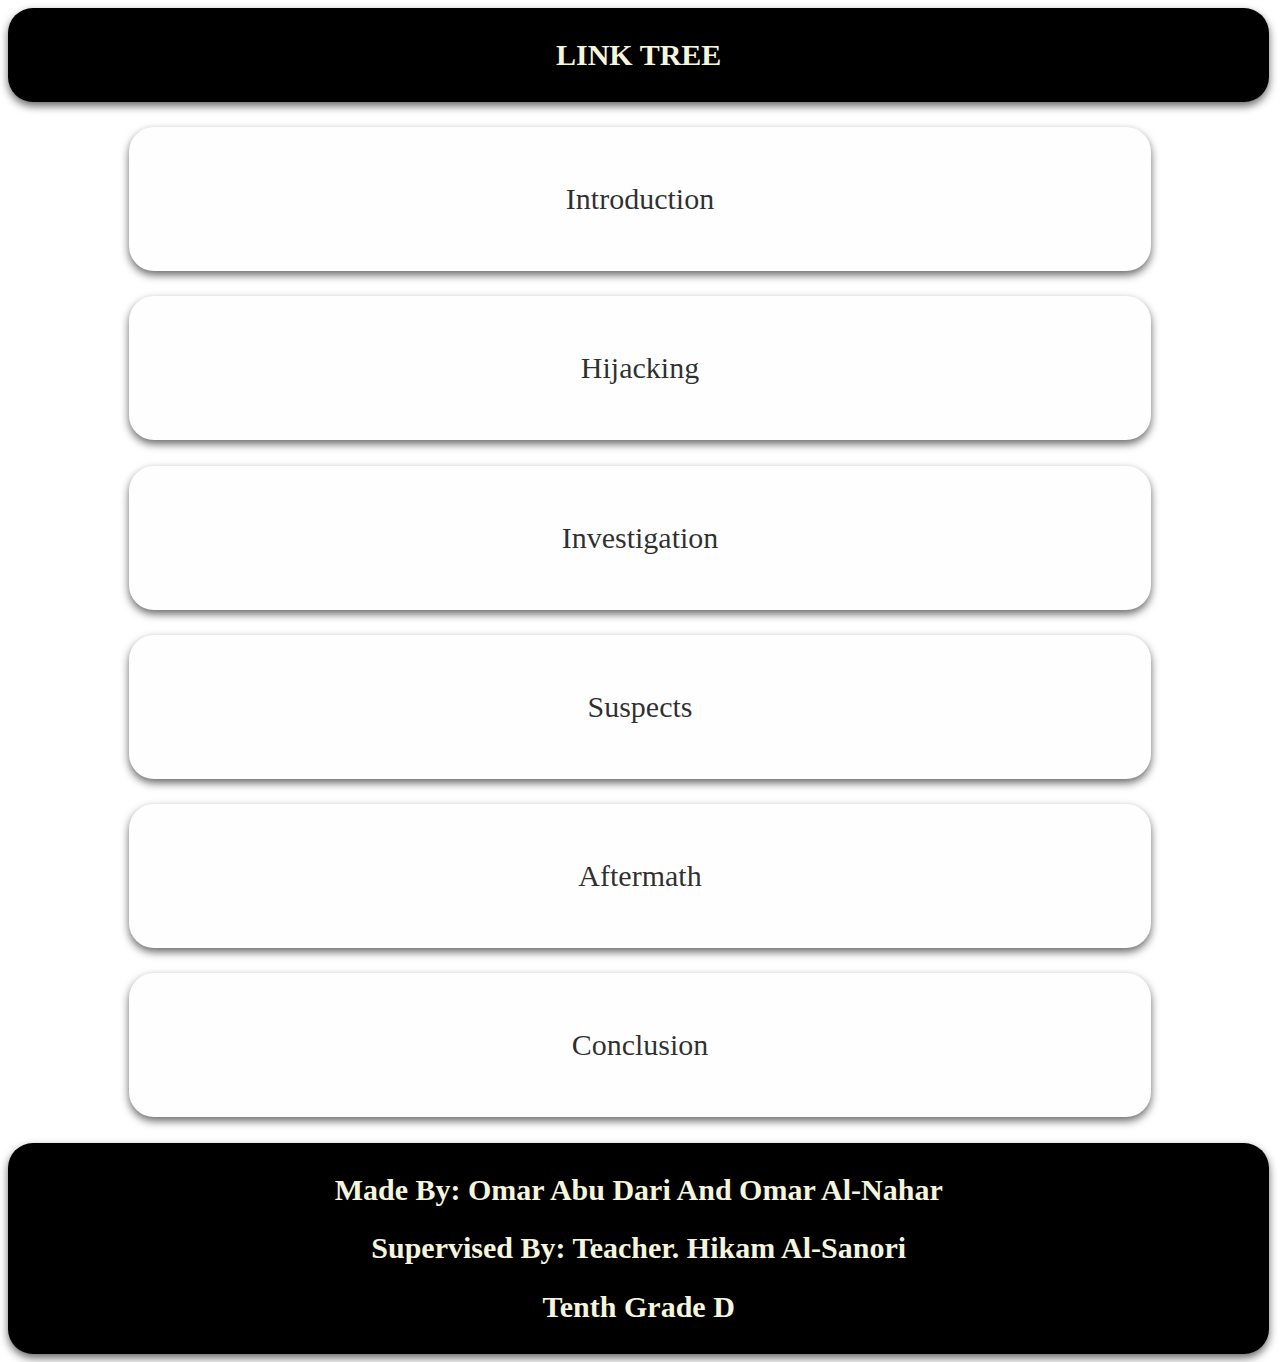
<file: index.html>
<!DOCTYPE html>
<html lang="en">
<head>
    <link rel="stylesheet" type="text/css" href="index1.css">
    <link rel="shortcut icon" type="image/png" href="photo.png">
    <link rel="stylesheet" href="https://cdnjs.cloudflare.com/ajax/libs/font-awesome/4.7.0/css/font-awesome.min.css">

    <title>LINK TREE</title>
</head>
<body>
    <div class="header">
        <h2 style="text-align: center;"><b>LINK TREE</b></h2>
    </div>

    <div class="p1">
        <a href="intro.html"><p>Introduction</p></a>

       </div>
    

    
    <div class="p3">
        <a href="hijacking.html"><p>Hijacking</p></a>

    </div>
    
    <div class="p4">
        <a href="invest.html"><p>Investigation</p></a>

    </div>

    <div class="p2">
        <a href="suspect.html"><p>Suspects</p></a>

       </div>
    
    <div class="p5">
        <a href="aftermath.html"><p>Aftermath</p></a>

    </div>

    <div class="p6">
        <a href="end.html"><p>Conclusion</p></a>

    </div>
    
    
    
    
    

            <footer>
                <div class="header2">
                    <h2 style="text-align: center;">Made By: Omar Abu Dari And Omar Al-Nahar</h2>
                    <h2 style="text-align: center;">Supervised By: Teacher. Hikam Al-Sanori</h2>
                    <h2 style="text-align: center;">Tenth Grade D</h2>

                </div> 
            </footer>
</body>
</file>
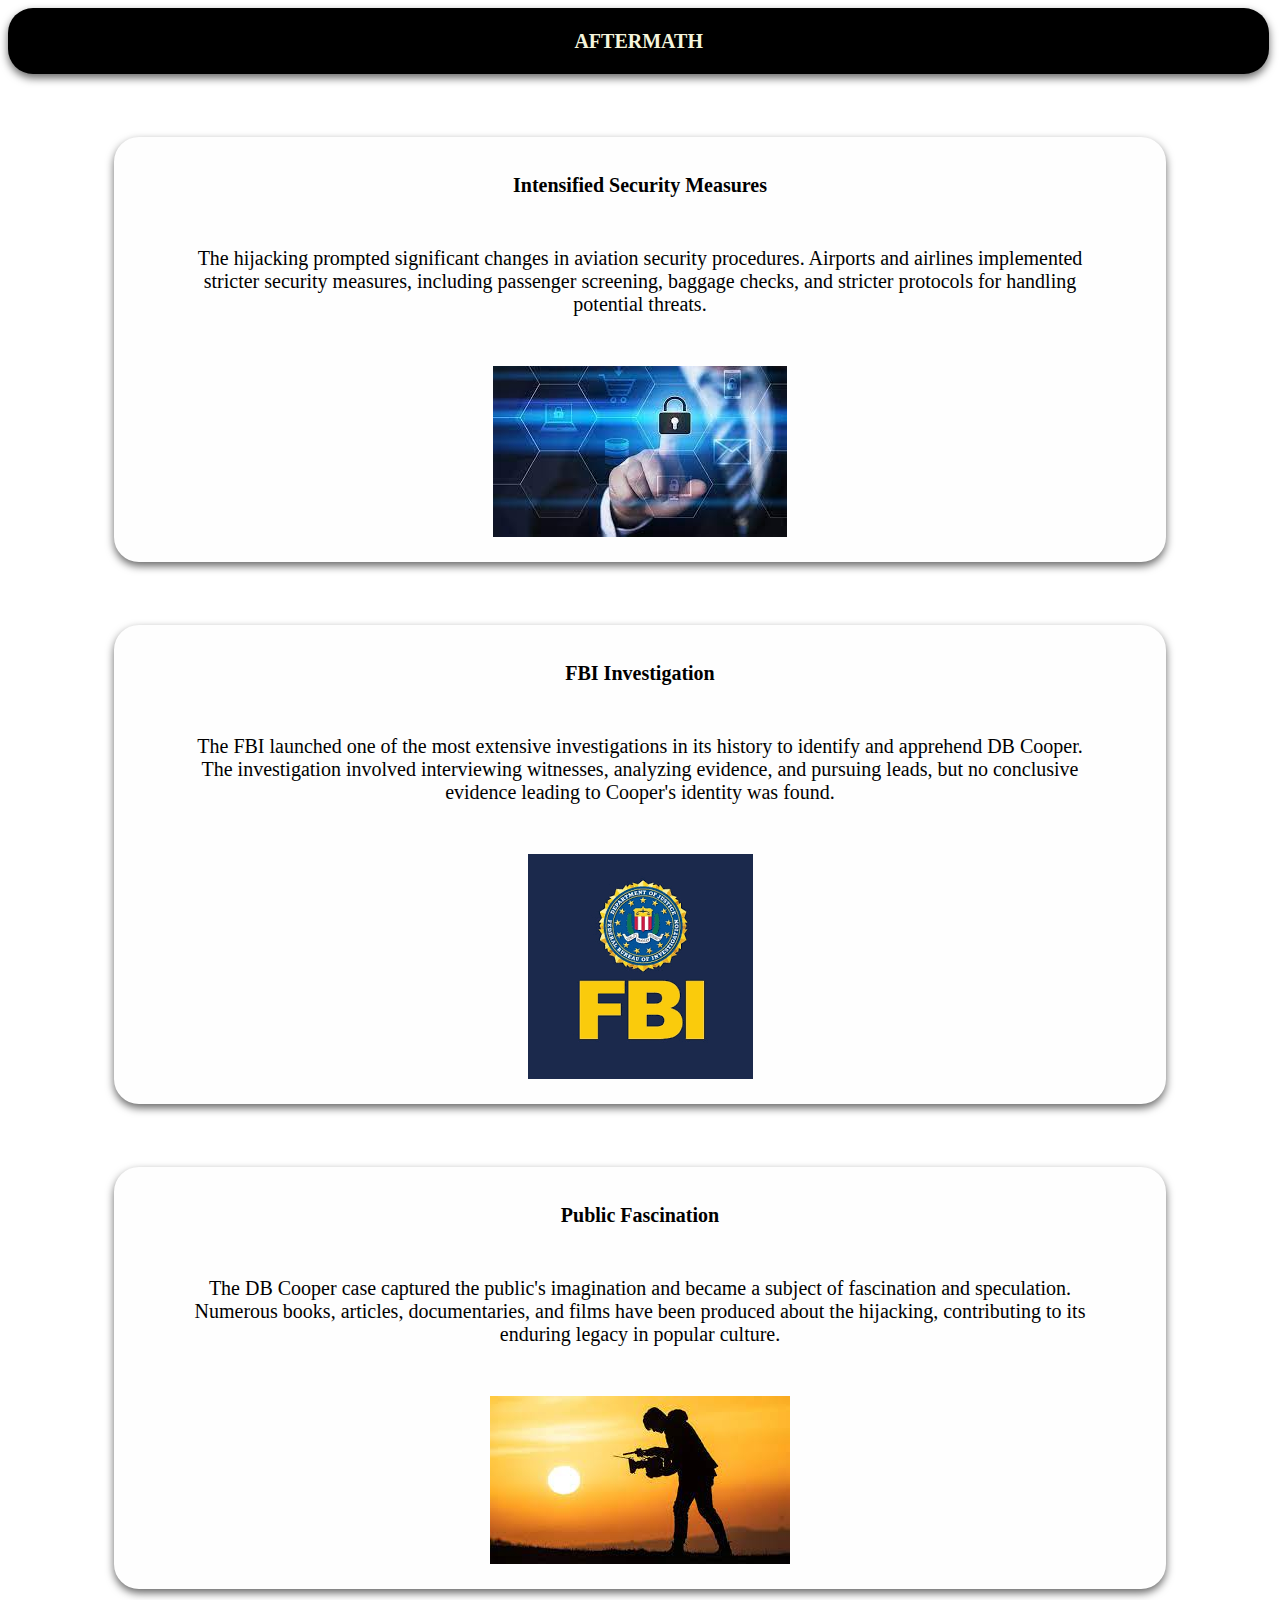
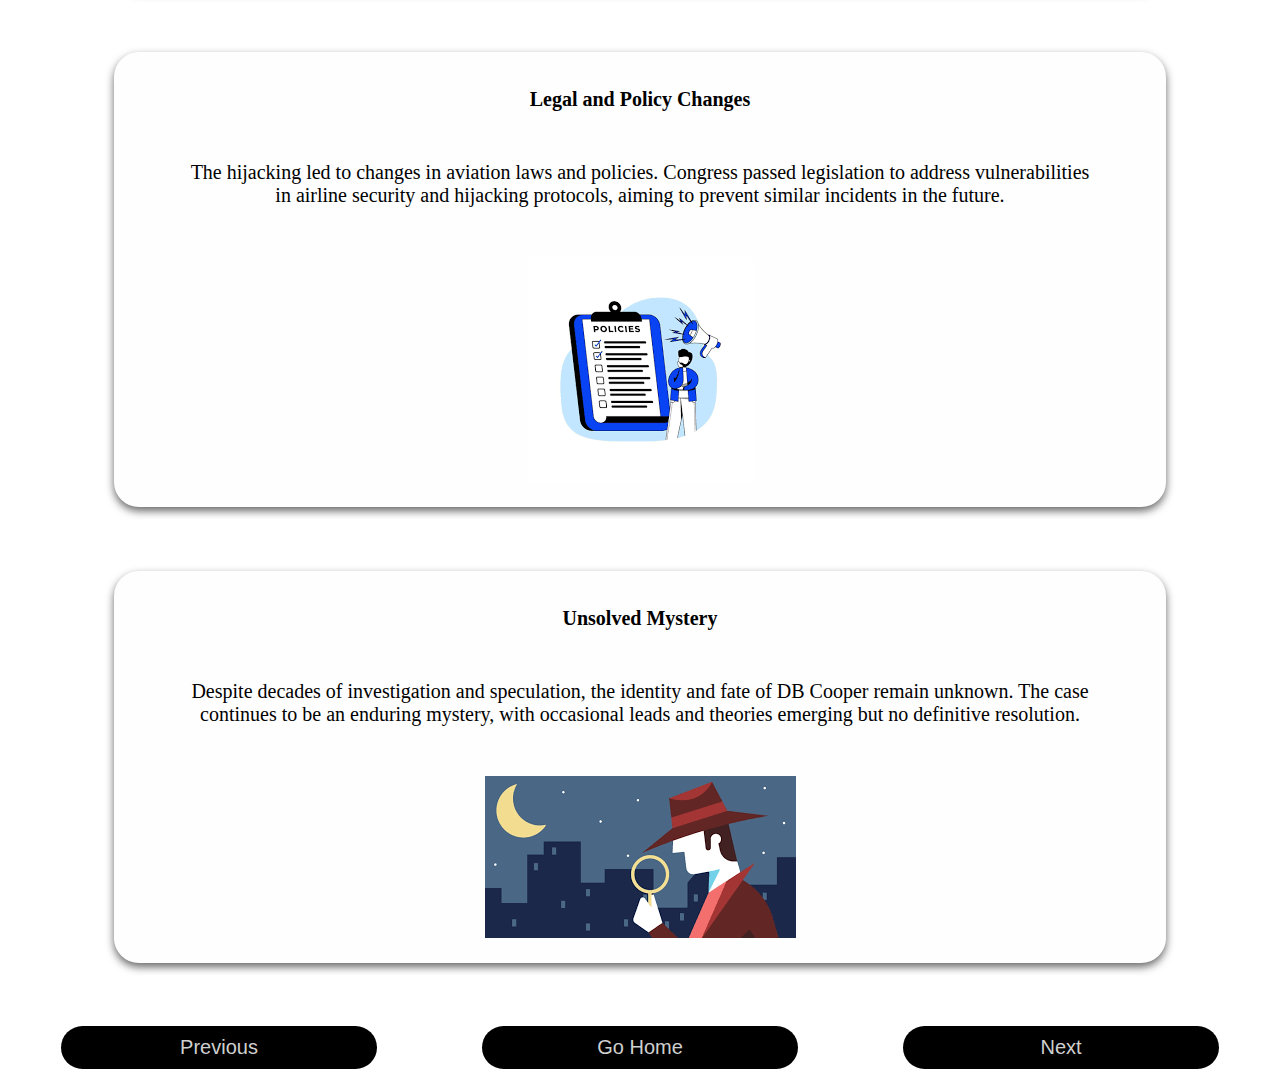
<file: aftermath.html>
<!DOCTYPE html>
<html lang="en">
<head>
    <link rel="stylesheet" type="text/css" href="index.css">
    <link rel="shortcut icon" type="image/png" href="photo.png">
    <title>AFTERMATH</title>
</head>
<body>
    <div class="header">
        <h2 style="text-align: center;"><b>AFTERMATH</b></h2>
    </div>
    <div class="p1">
        <h2>Intensified Security Measures</h2>
            <p>The hijacking prompted significant changes in aviation security procedures. Airports and airlines implemented stricter security measures, including passenger screening, baggage checks, and stricter protocols for handling potential threats.</p>
   <img src="sec.jpeg">
    </div>

    <div class ="p2">
        <h2>FBI Investigation</h2>
            <p>The FBI launched one of the most extensive investigations in its history to identify and apprehend DB Cooper. The investigation involved interviewing witnesses, analyzing evidence, and pursuing leads, but no conclusive evidence leading to Cooper's identity was found.</p>
       <img src="fbi.png">
    </div>

    <div class="p3">
        <h2>Public Fascination</h2>
            <p> The DB Cooper case captured the public's imagination and became a subject of fascination and speculation. Numerous books, articles, documentaries, and films have been produced about the hijacking, contributing to its enduring legacy in popular culture.</p>
        <img src="docu.jpeg">
    </div>

    <div class="p4">
        <h2>Legal and Policy Changes</h2>
            <p>The hijacking led to changes in aviation laws and policies. Congress passed legislation to address vulnerabilities in airline security and hijacking protocols, aiming to prevent similar incidents in the future.</p>
   <img src="pol.png">
    </div>
    
    <div class="p5">
        <h2>Unsolved Mystery</h2>
            <p>Despite decades of investigation and speculation, the identity and fate of DB Cooper remain unknown. The case continues to be an enduring mystery, with occasional leads and theories emerging but no definitive resolution.</p>
    <img src="myst.png">
    </div>


    <footer>
        <div class="botom-buttons">
            <button id="home"><a href="suspect.html">Previous</a></button>

            <button id="home"><a href="index.html">Go Home</a></button>
            <button id="home"><a href="end.html">Next</a></button>

        </div>
    </footer>

</body>
</file>
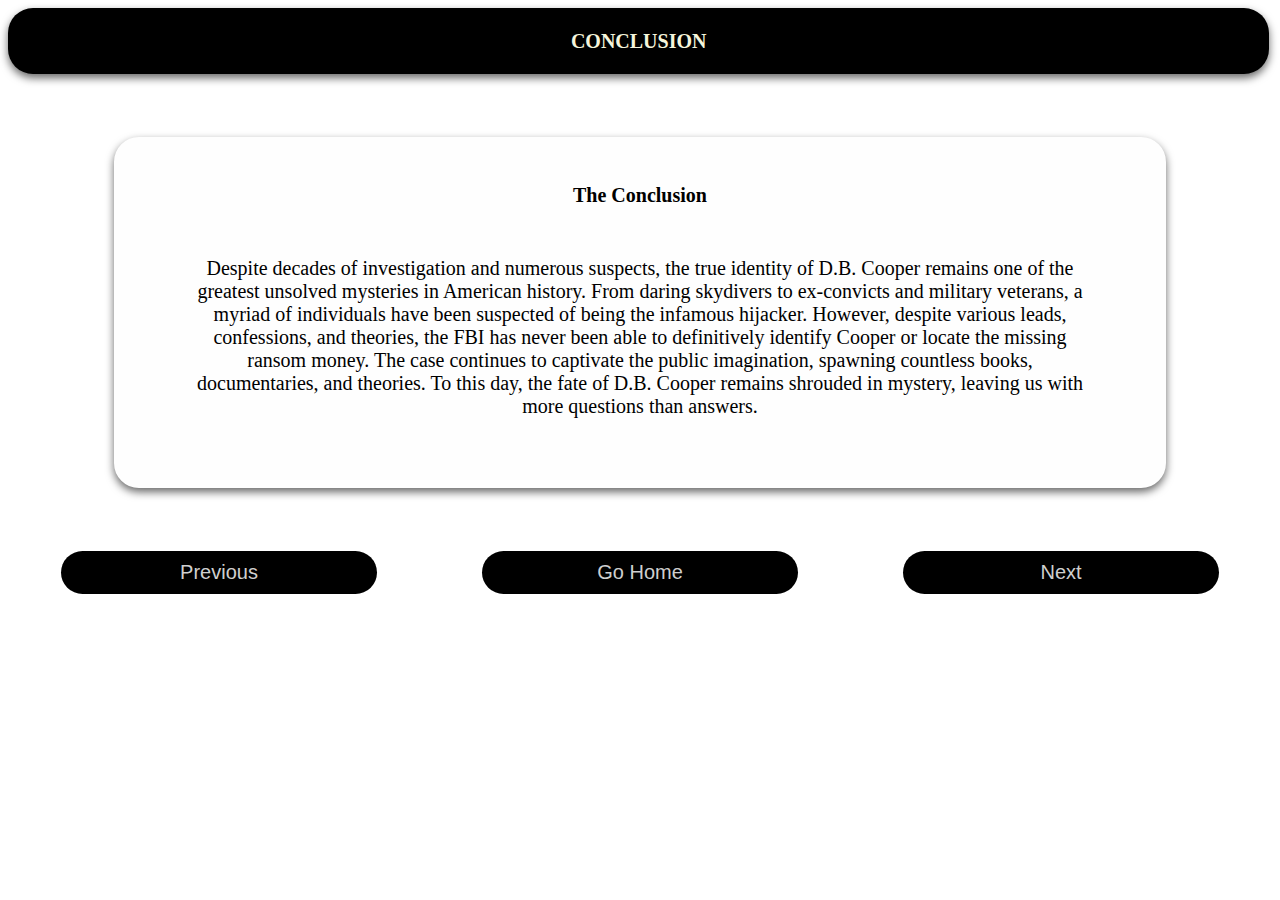
<file: end.html>
<!DOCTYPE html>
<html lang="en">
<head>
    <link rel="stylesheet" type="text/css" href="index.css">
    <link rel="shortcut icon" type="image/png" href="photo.png">
    <link rel="stylesheet" href="https://cdnjs.cloudflare.com/ajax/libs/font-awesome/4.7.0/css/font-awesome.min.css">

    <title>THE CONCLUSION</title>
</head>
<body>
    <div class="header">
        <h2 style="text-align: center;"><b>CONCLUSION</b></h2>
    </div>






    <div class="p1">
        <h4>The Conclusion</h4>
        <p>Despite decades of investigation and numerous suspects, the true identity of D.B. Cooper remains one of the greatest unsolved mysteries in American history.
            From daring skydivers to ex-convicts and military veterans, a myriad of individuals have been suspected of being the infamous hijacker. However, despite various leads, 
            confessions, and theories, the FBI has never been able to definitively identify Cooper or locate the missing ransom money. The case continues to captivate the public imagination,
            spawning countless books, documentaries, and theories. To this day, the fate of D.B. Cooper remains shrouded in mystery, leaving us with more questions than answers.</p>
            </div>
    
    
    
    
    

            <footer>
                <div class="botom-buttons">
                    <button id="home"><a href="aftermath.html">Previous</a></button>

                    <button id="home"><a href="index.html">Go Home</a></button>

                    <button id="home"><a href="index.html">Next</a></button>

                </div>
            </footer>
</body>
</file>
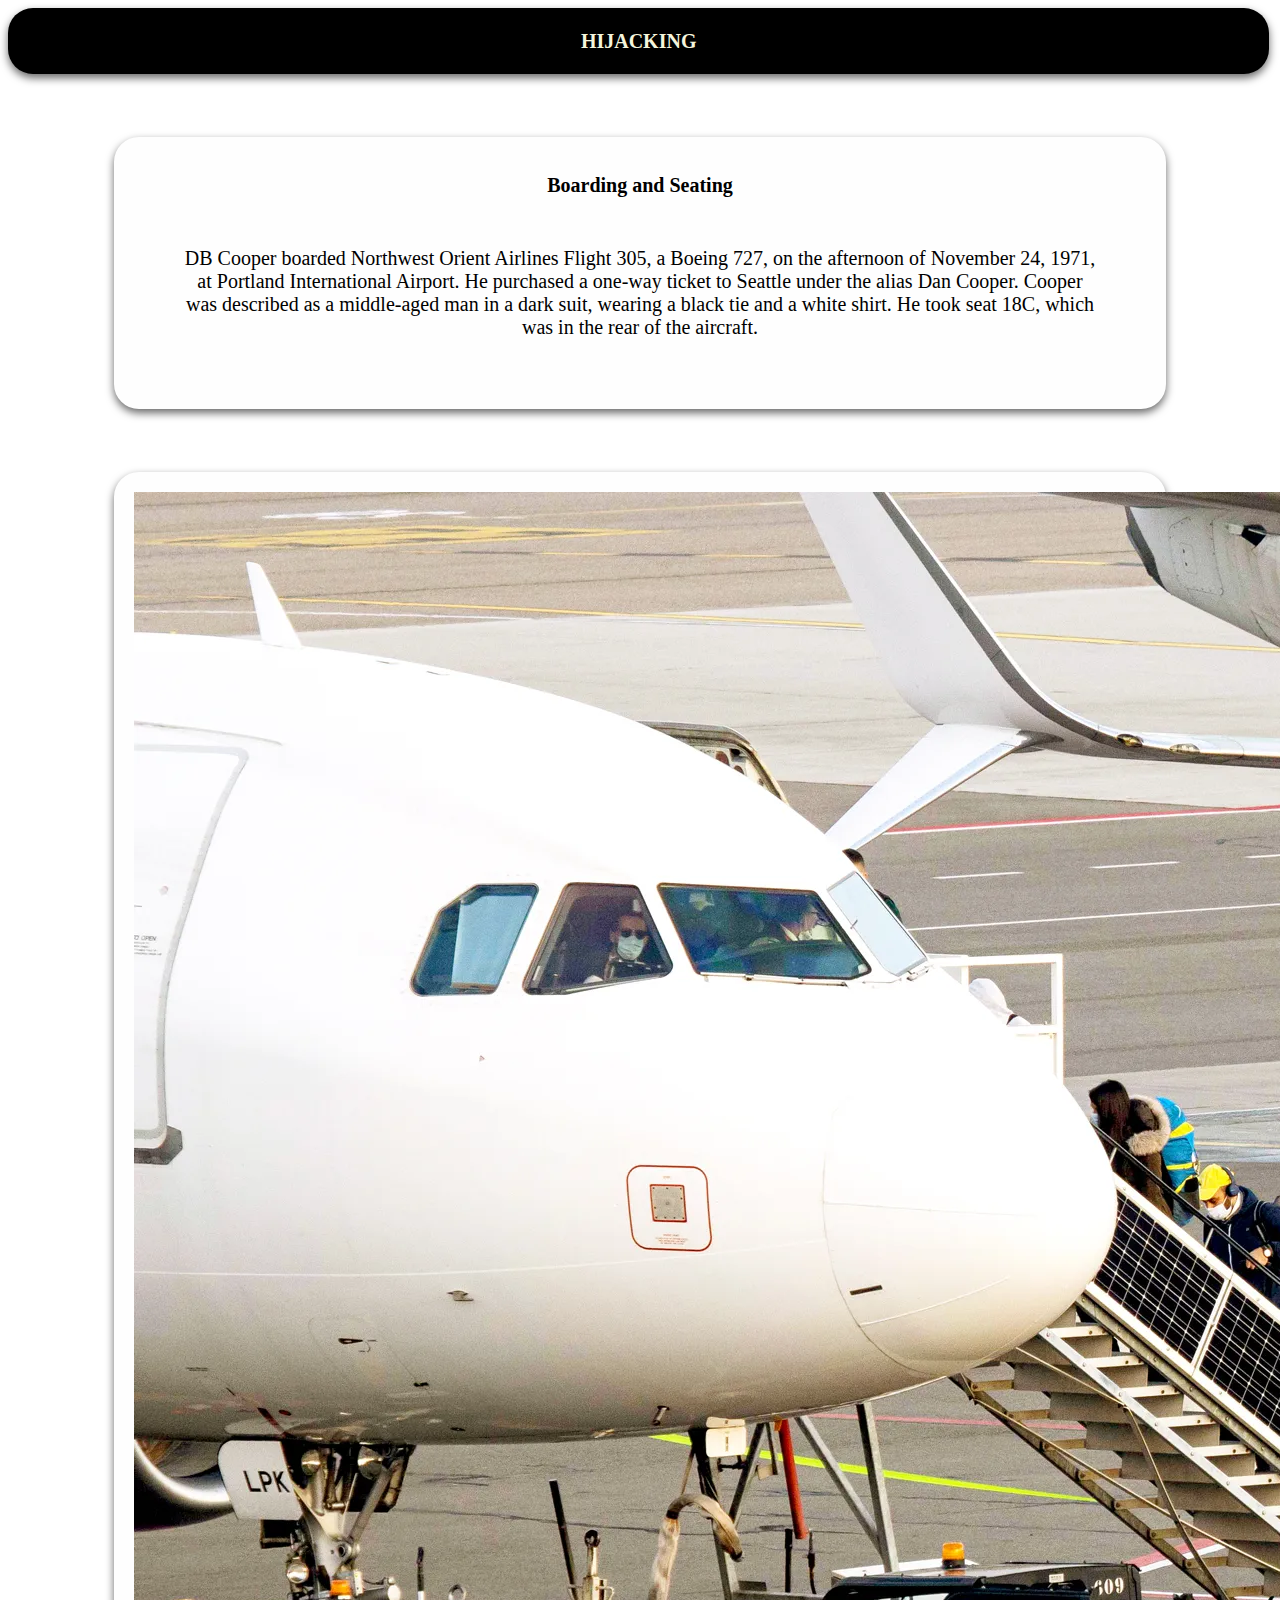
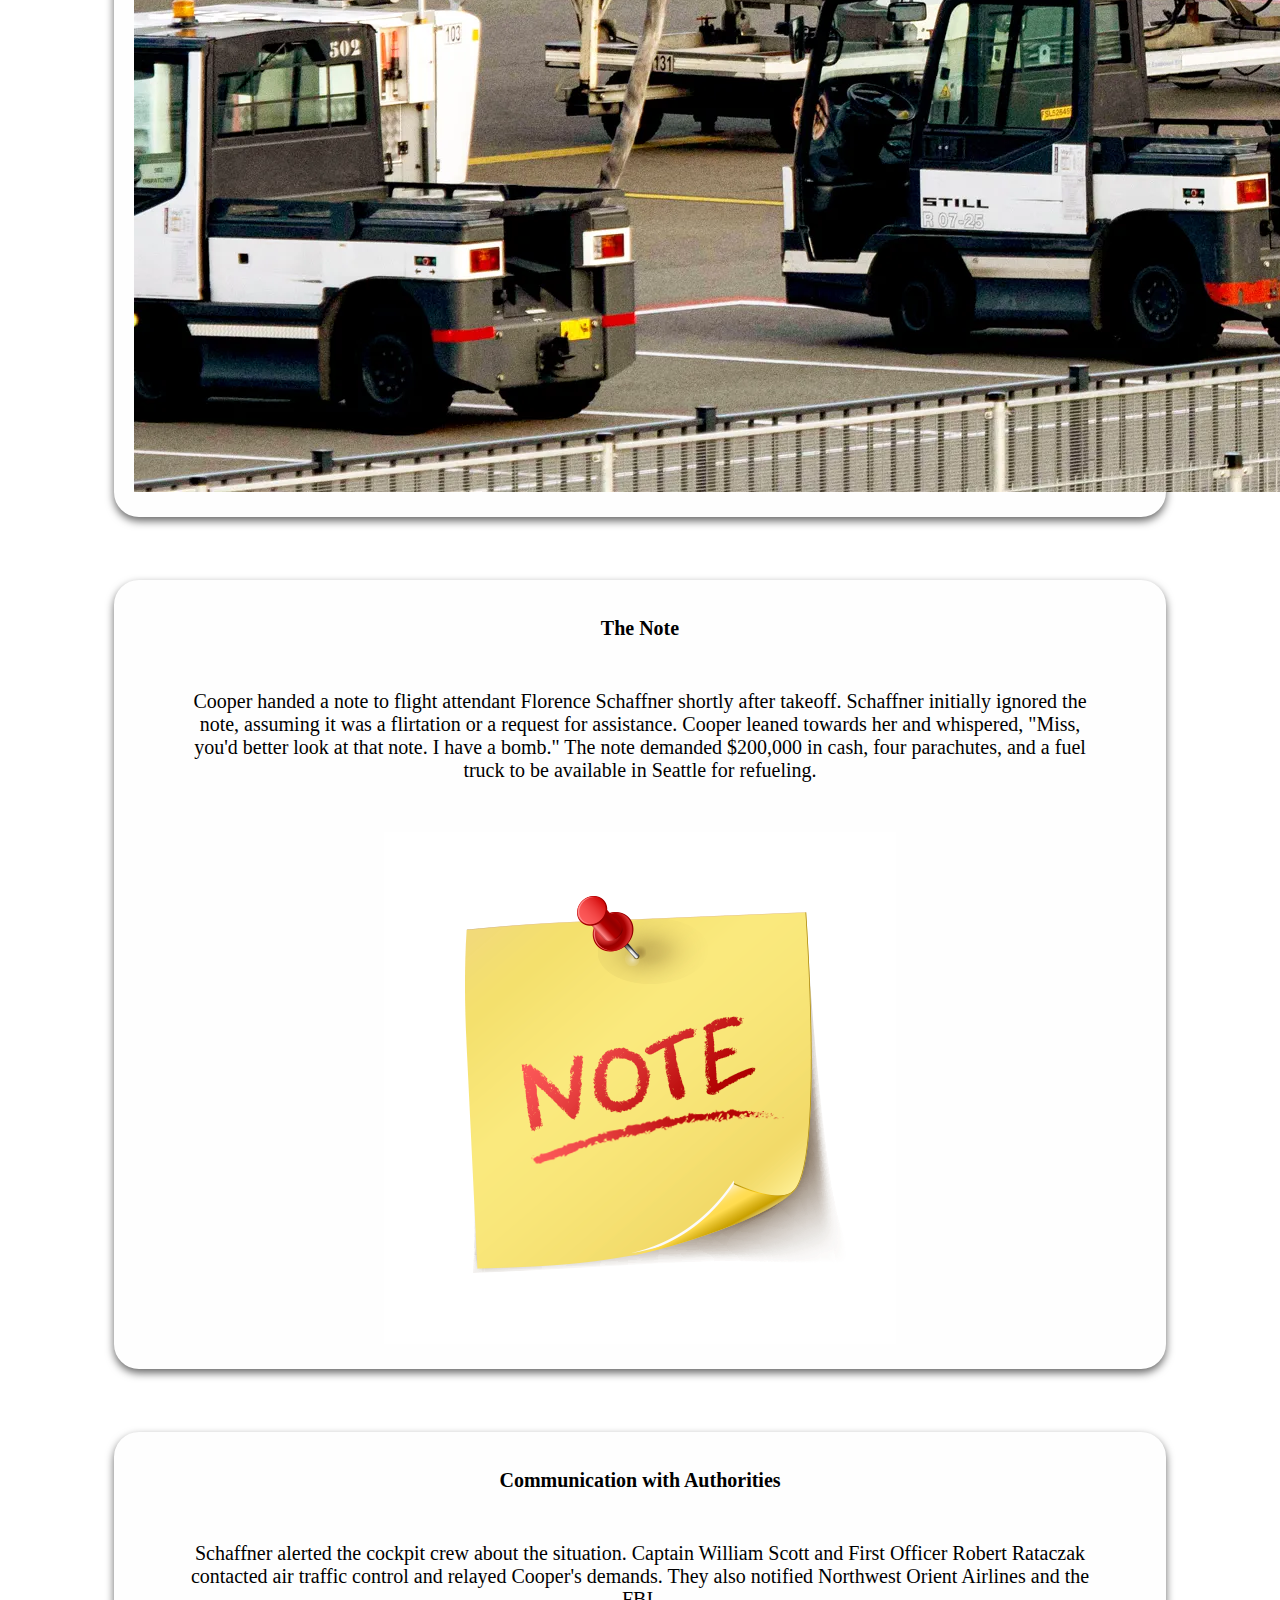
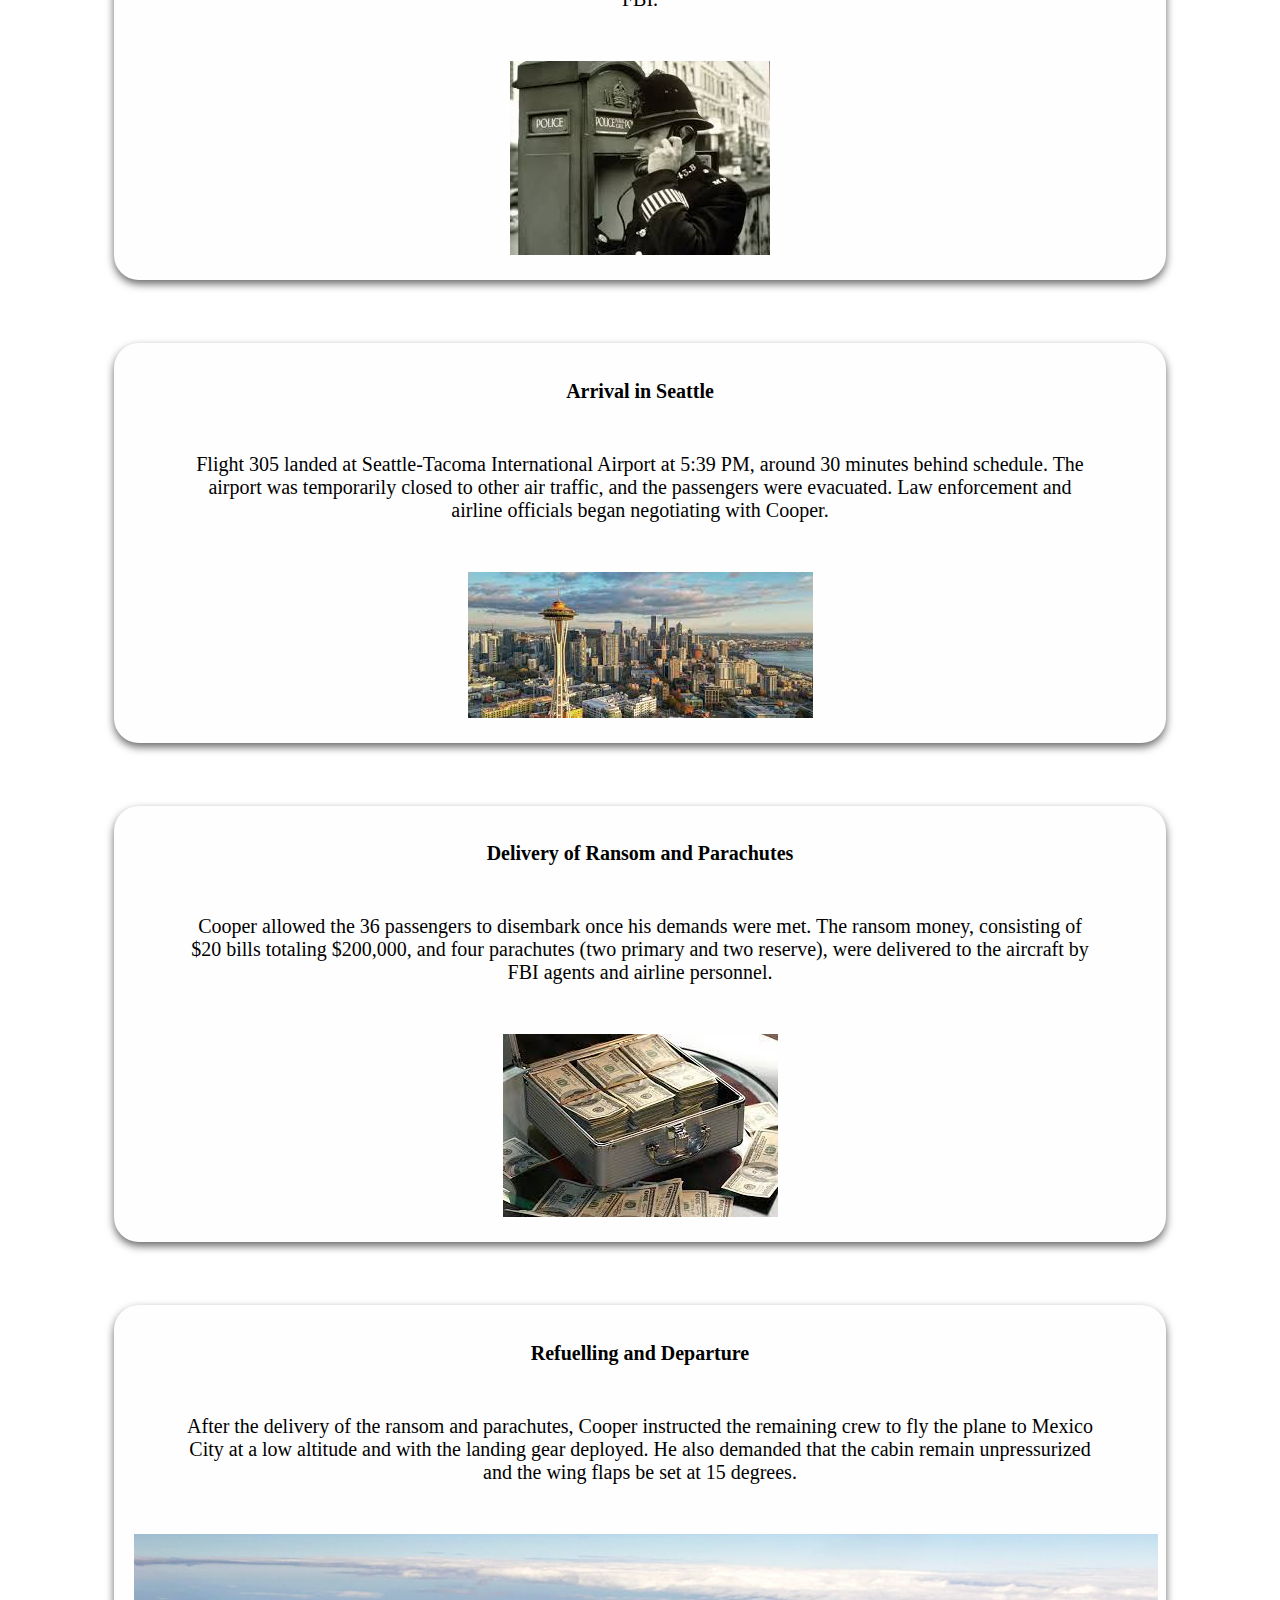
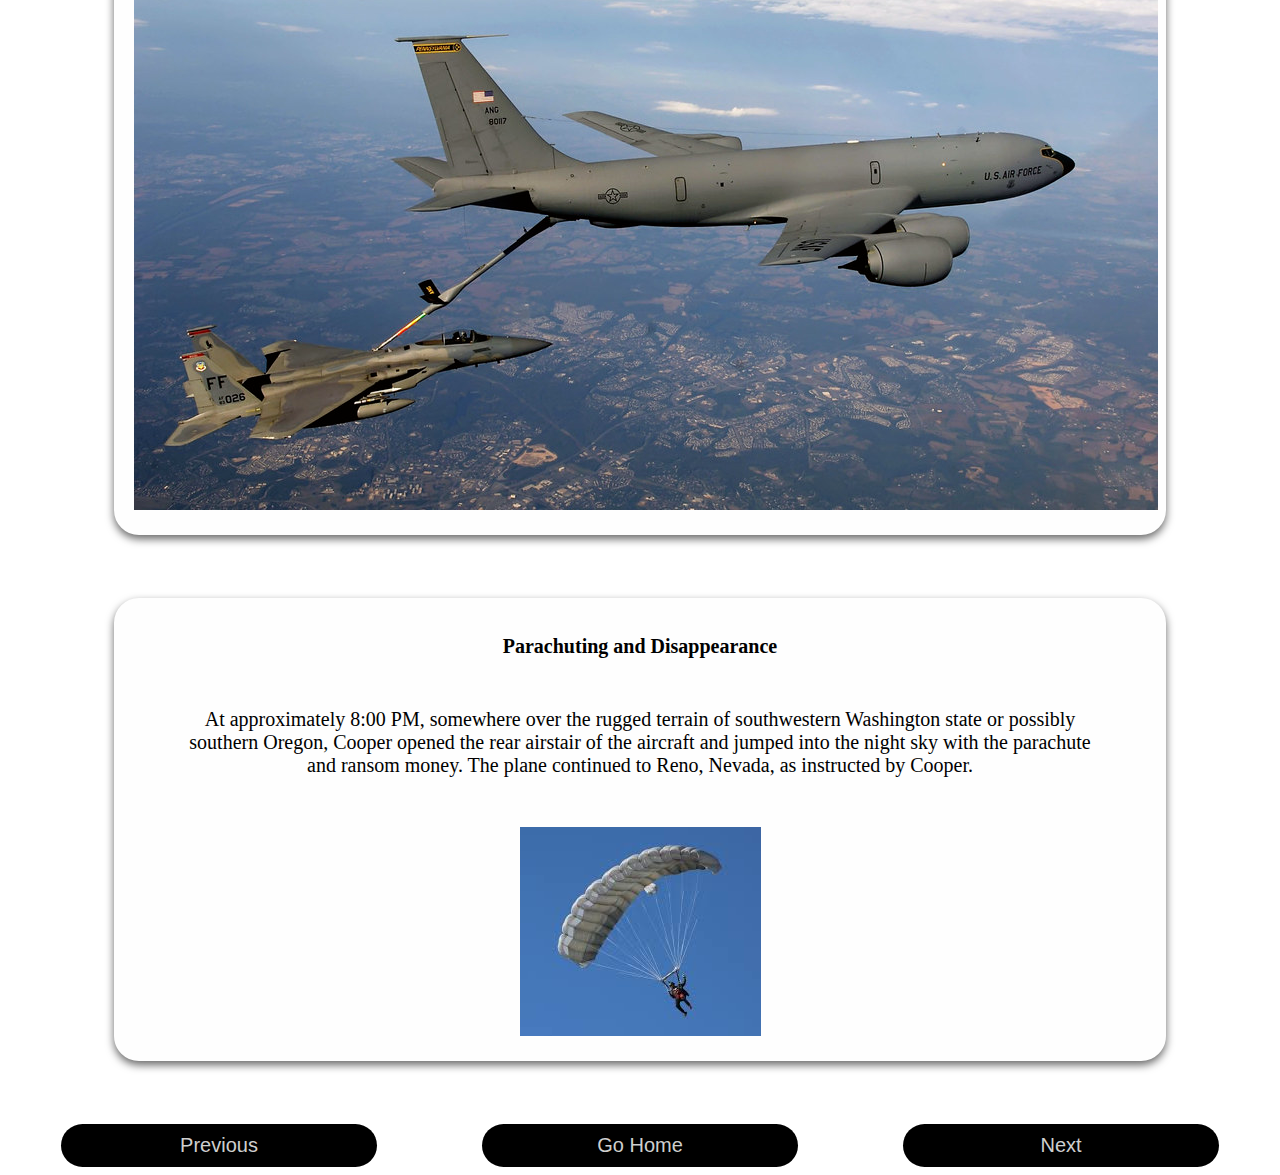
<file: hijacking.html>
<!DOCTYPE html>
<html lang="en">
<head>
    <link rel="stylesheet" type="text/css" href="index.css">
    <link rel="shortcut icon" type="image/png" href="photo.png">
    <title>THE HIJACKING</title>
</head>
<body>
    <div class="header">
        <h2 style="text-align: center;"><b>HIJACKING</b></h2>
    </div>

    <div class="p1">
        <h2>Boarding and Seating</h2>
            <p>DB Cooper boarded Northwest Orient Airlines Flight 305, a Boeing 727, on the afternoon of November 24, 1971, at Portland International Airport. He purchased a one-way ticket to Seattle under the alias Dan Cooper. Cooper was described as a middle-aged man in a dark suit, wearing a black tie and a white shirt. He took seat 18C, which was in the rear of the aircraft.</p>
    </div>
<div class="p8">
                  <img src="board.png">
</div>
    <div class="p2">
        <h2>The Note</h2>
            <p>Cooper handed a note to flight attendant Florence Schaffner shortly after takeoff. Schaffner initially ignored the note, assuming it was a flirtation or a request for assistance. Cooper leaned towards her and whispered, "Miss, you'd better look at that note. I have a bomb." The note demanded $200,000 in cash, four parachutes, and a fuel truck to be available in Seattle for refueling.</p>
    <img src="note.png">
    </div>
    
    <div class="p3">
        <h2>Communication with Authorities</h2>
            <p> Schaffner alerted the cockpit crew about the situation. Captain William Scott and First Officer Robert Rataczak contacted air traffic control and relayed Cooper's demands. They also notified Northwest Orient Airlines and the FBI.</p>
    <img src="phone.jpeg">
    </div>
    
    <div class="p4">
        <h2>Arrival in Seattle</h2>
            <p>Flight 305 landed at Seattle-Tacoma International Airport at 5:39 PM, around 30 minutes behind schedule. The airport was temporarily closed to other air traffic, and the passengers were evacuated. Law enforcement and airline officials began negotiating with Cooper.</p>
   <img src="seatle.jpeg">
    </div>

    <div class="p5">
        <h2>Delivery of Ransom and Parachutes</h2>
            <p>Cooper allowed the 36 passengers to disembark once his demands were met. The ransom money, consisting of $20 bills totaling $200,000, and four parachutes (two primary and two reserve), were delivered to the aircraft by FBI agents and airline personnel.</p>
       <img src="ran.jpeg">

    </div>
    
    <div class="p6">
        <h2>Refuelling and Departure</h2>
            <p> After the delivery of the ransom and parachutes, Cooper instructed the remaining crew to fly the plane to Mexico City at a low altitude and with the landing gear deployed. He also demanded that the cabin remain unpressurized and the wing flaps be set at 15 degrees.</p>
        <img src="re.jpg">

    </div>
    
    <div class="p7">
        <h2>Parachuting and Disappearance</h2>
            <p>At approximately 8:00 PM, somewhere over the rugged terrain of southwestern Washington state or possibly southern Oregon, Cooper opened the rear airstair of the aircraft and jumped into the night sky with the parachute and ransom money. The plane continued to Reno, Nevada, as instructed by Cooper.</p>
       <img src="par.jpeg">

    </div>



    
    <footer>
        <div class="botom-buttons">
            <button id="home"><a href="intro.html">Previous</a></button>

            <button id="home"><a href="index.html">Go Home</a></button>
            <button id="home"><a href="invest.html">Next</a></button>

        </div>
    </footer>

    </body>
</file>
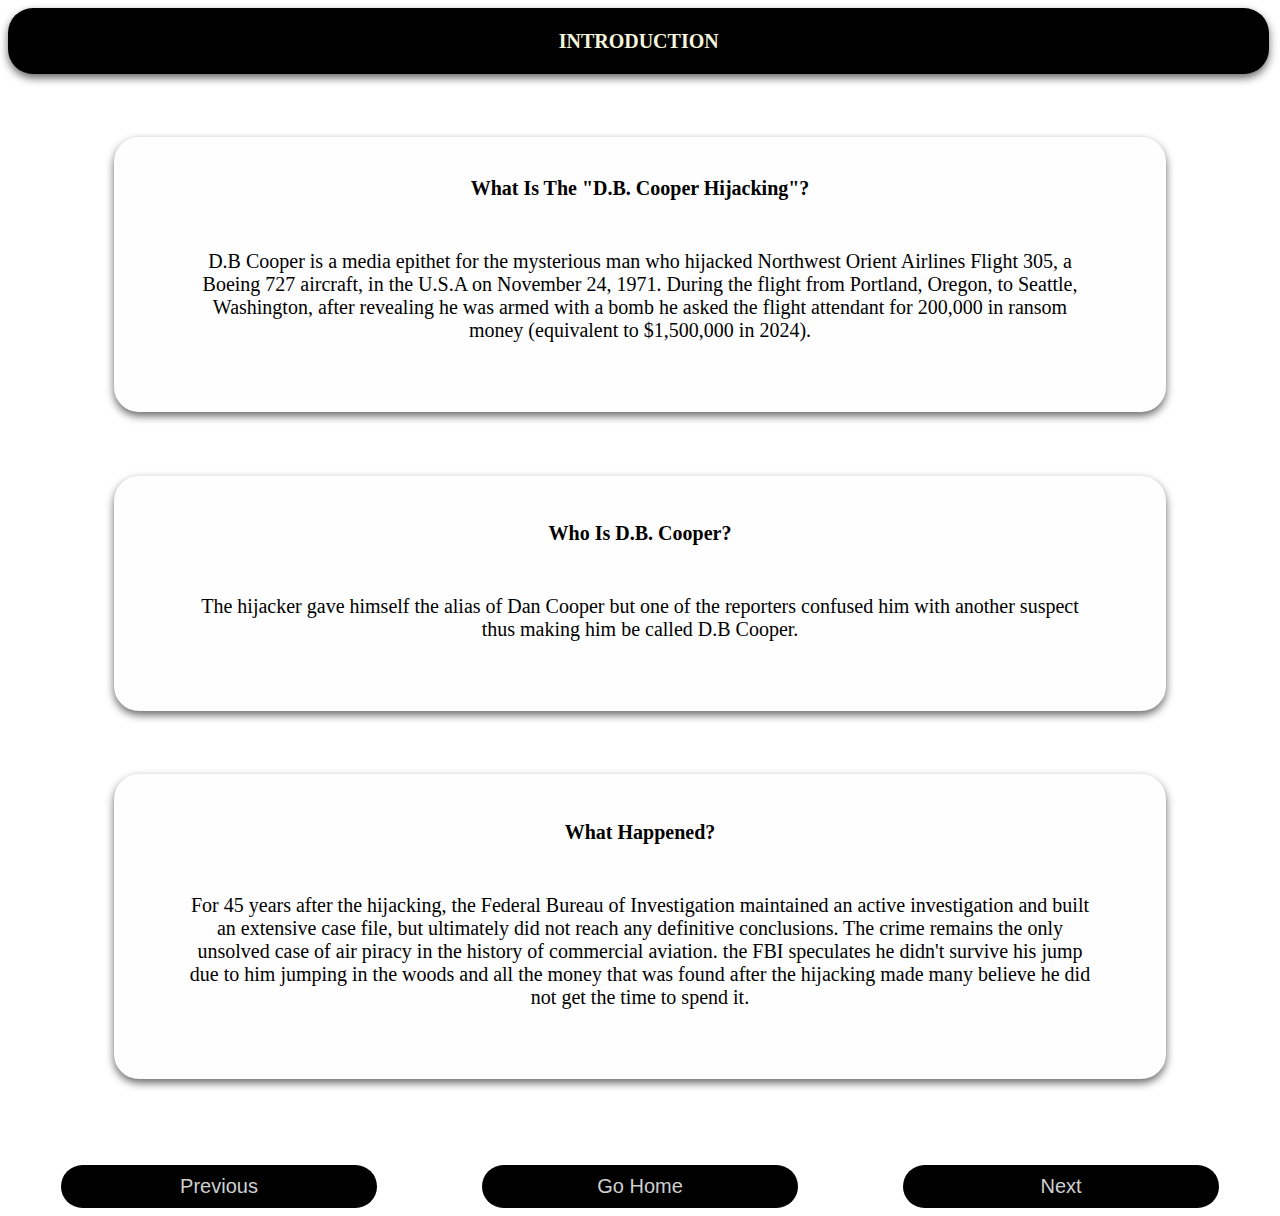
<file: intro.html>
<!DOCTYPE html>
<html lang="en">
<head>
    <link rel="stylesheet" type="text/css" href="index.css">
    <link rel="shortcut icon" type="image/png" href="photo.png">
    <link rel="stylesheet" href="https://cdnjs.cloudflare.com/ajax/libs/font-awesome/4.7.0/css/font-awesome.min.css">

    <title>INTRODUCTION</title>
</head>
<body>
    <div class="header">
        <h2 style="text-align: center;"><b>INTRODUCTION</b></h2>
    </div>

    <div class="p1">

        <h3>What Is The "D.B. Cooper Hijacking"? </h3>
            <p>D.B Cooper is a media epithet for the mysterious man who hijacked Northwest Orient Airlines Flight 305, a Boeing 727 aircraft, in the U.S.A on November 24, 1971. During the flight from Portland, Oregon, to Seattle, Washington, after revealing he was armed with a bomb he asked the flight attendant for 200,000 in ransom money (equivalent to $1,500,000 in 2024).</p>
    </div>
    
    <div class="p2">
        <h4>Who Is D.B. Cooper?</h4>
            <p>The hijacker gave himself the alias of Dan Cooper but one of the reporters confused him with another suspect thus making him be called D.B Cooper.</p>
    </div>
    
    <div class="p3">
        <h4>What Happened?</h4>
            <p>For 45 years after the hijacking, the Federal Bureau of Investigation maintained an active investigation and built an extensive case file, but ultimately did not reach any definitive conclusions. The crime remains the only unsolved case of air piracy in the history of commercial aviation. the FBI speculates he didn't survive his jump due to him jumping in the woods and all the money that was found after the hijacking made many believe he did not get the time to spend it.</p>
    </div>
    
    
    <img href="plane.WEBP">
    
    

            <footer>
                <div class="botom-buttons">
                    <button id="home"><a href="index.html">Previous</a></button>

                    <button id="home"><a href="index.html">Go Home</a></button>

                    <button id="home"><a href="hijacking.html">Next</a></button>

                </div>
            </footer>
</body>
</file>
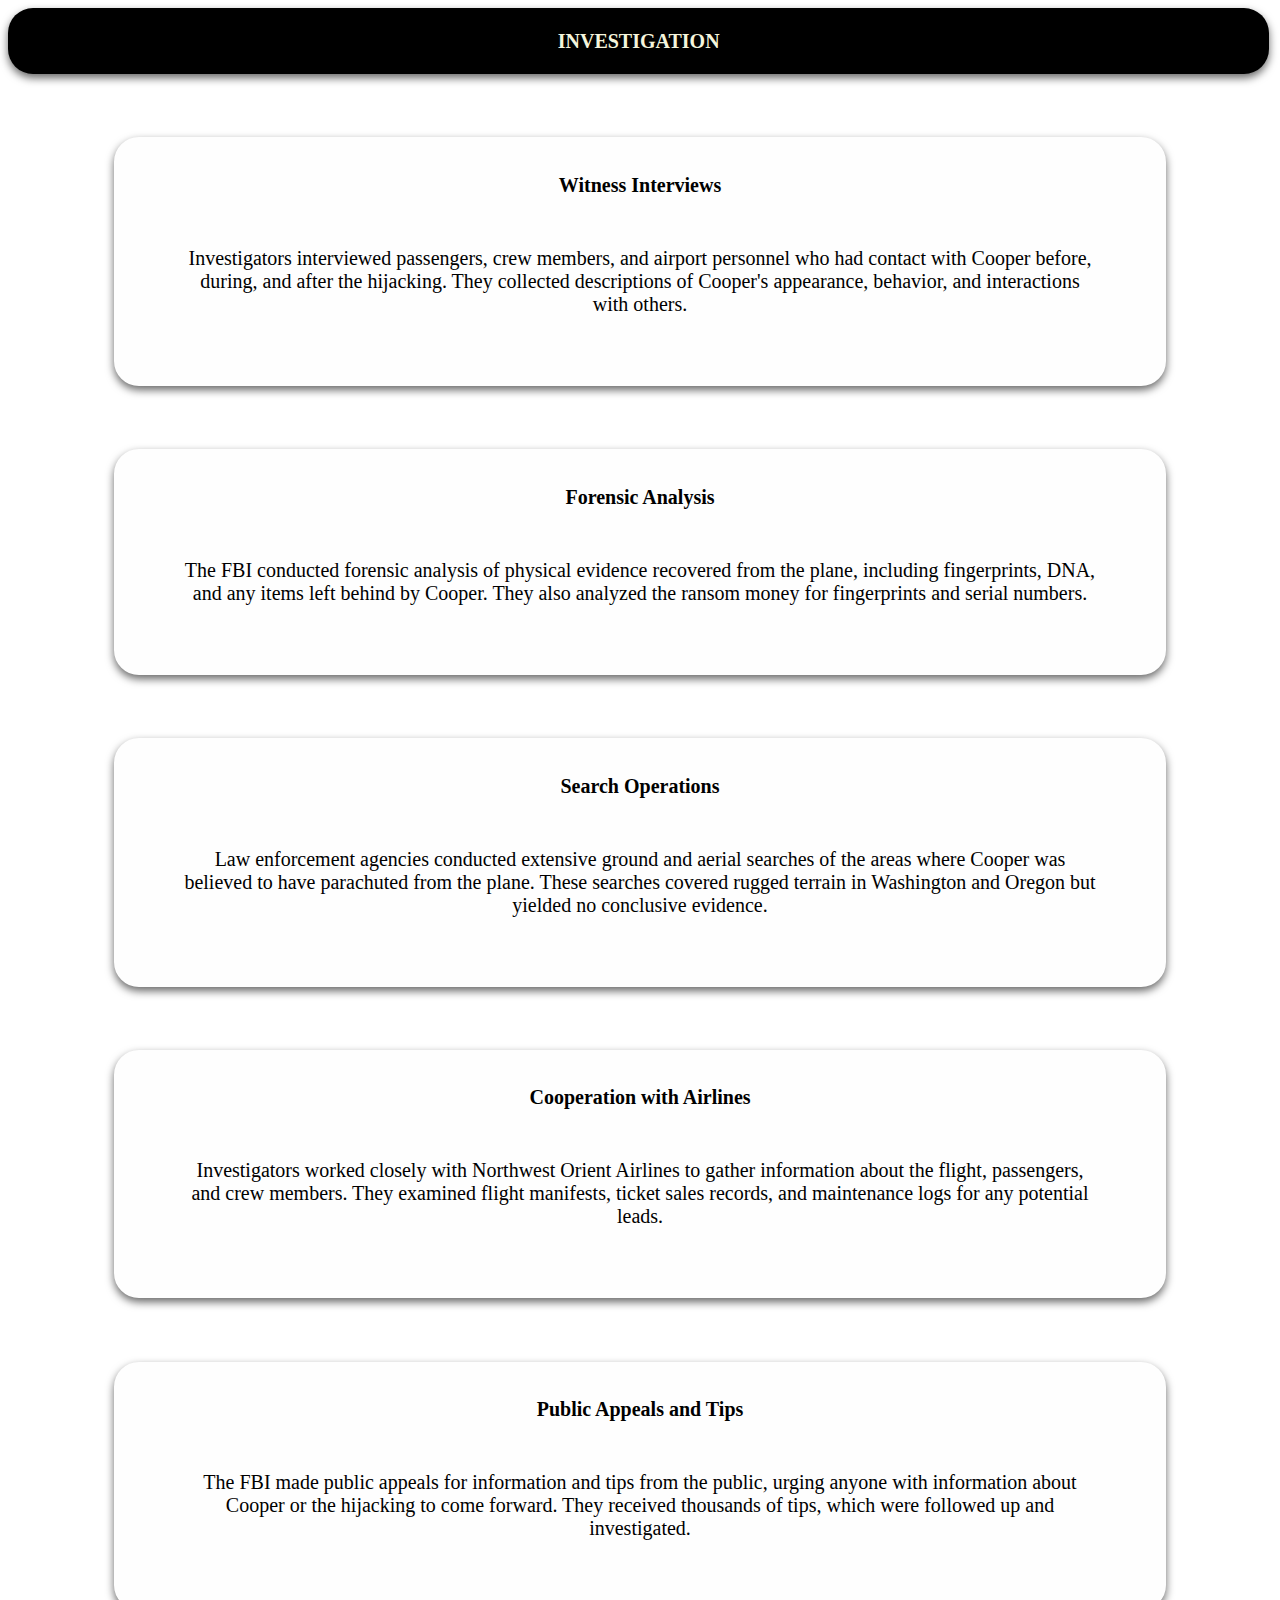
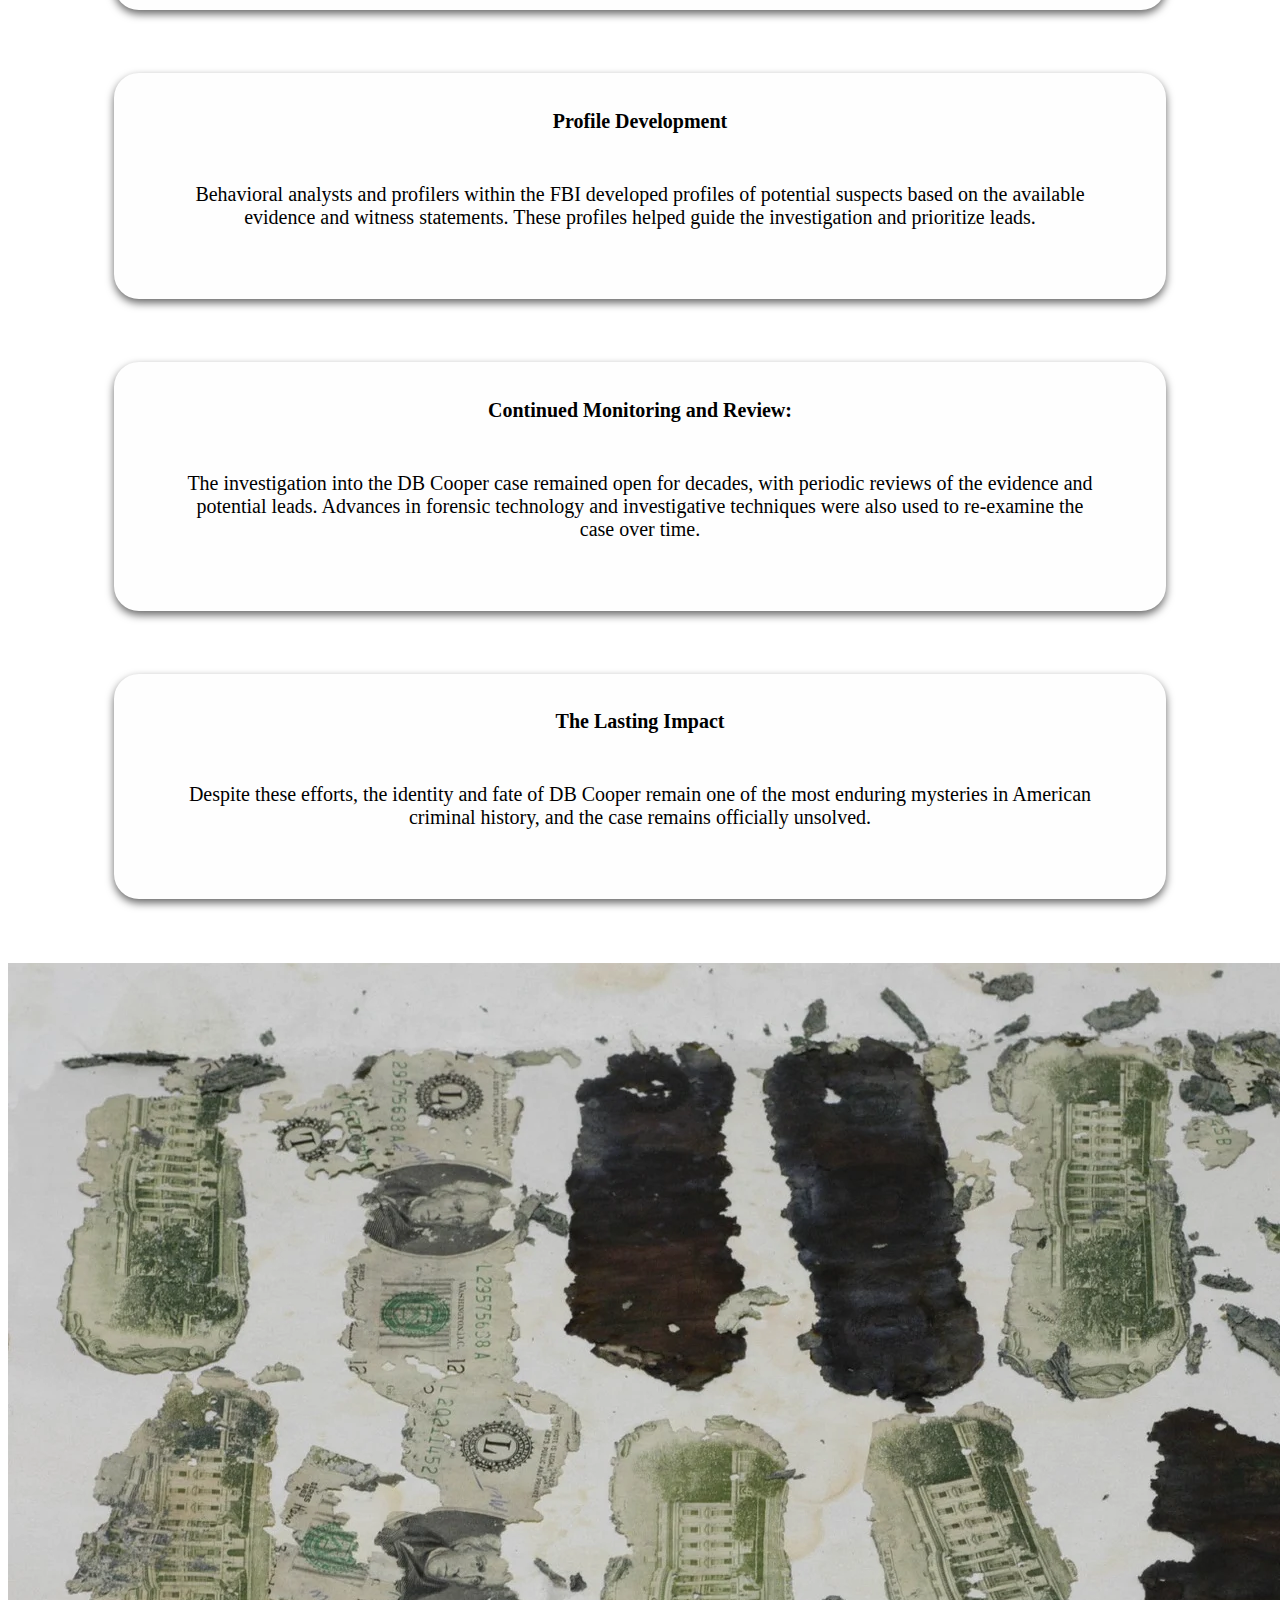
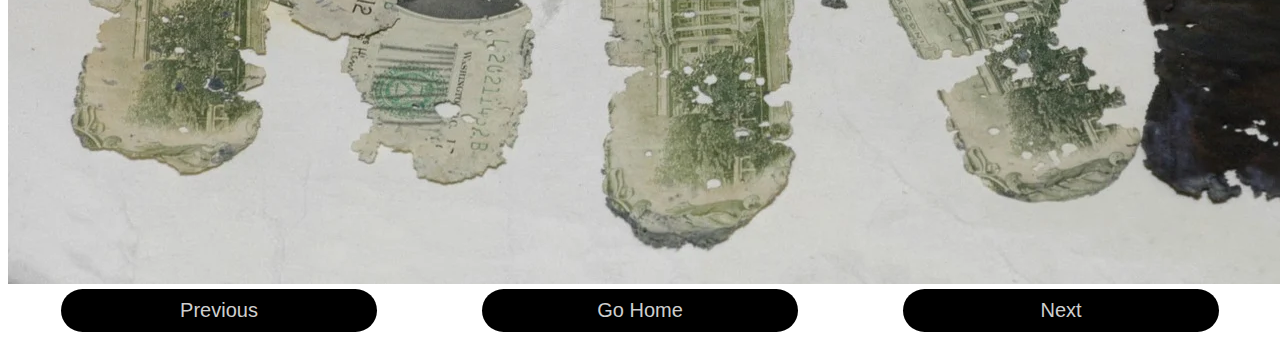
<file: invest.html>
<!DOCTYPE html>
<html lang="en">
<head>
    <meta charset="UTF-8">
    <link rel="stylesheet" type="text/css" href="index.css">
    <link rel="shortcut icon" type="image/png" href="photo.png">

    <meta name="viewport" content="width=device-width, initial-scale=1.0">
    <title>THE INVESTIGATION</title>
</head>
<body>
    <div class="header">
        <h2 style="text-align: center;"><b>INVESTIGATION</b></h2>
    </div>

<div class="p1">
    <h2>Witness Interviews</h2> 
    <p>Investigators interviewed passengers, crew members, and airport personnel who had contact with Cooper before, during, and after the hijacking. They collected descriptions of Cooper's appearance, behavior, and interactions with others.</p>      
</div>
    
<div class="p2">    
    <h2>Forensic Analysis</h2> 
    <p>The FBI conducted forensic analysis of physical evidence recovered from the plane, including fingerprints, DNA, and any items left behind by Cooper. They also analyzed the ransom money for fingerprints and serial numbers.</p>
        
</div>   
    
    <div class="p3">
    <h2>Search Operations</h2>
    <p> Law enforcement agencies conducted extensive ground and aerial searches of the areas where Cooper was believed to have parachuted from the plane. These searches covered rugged terrain in Washington and Oregon but yielded no conclusive evidence.</p>
       
    </div>
    

    <div class="p4">
    <h2>Cooperation with Airlines</h2>
    <p> Investigators worked closely with Northwest Orient Airlines to gather information about the flight, passengers, and crew members. They examined flight manifests, ticket sales records, and maintenance logs for any potential leads.</p>
     
</div>

<div class="p5">
    <h2>Public Appeals and Tips</h2>
    <p> The FBI made public appeals for information and tips from the public, urging anyone with information about Cooper or the hijacking to come forward. They received thousands of tips, which were followed up and investigated.</p>
        
</div>
    

<div class="p6">
    <h2>Profile Development</h2>
    <p> Behavioral analysts and profilers within the FBI developed profiles of potential suspects based on the available evidence and witness statements. These profiles helped guide the investigation and prioritize leads.</p>
       
</div>
    

<div class="p7">
    <h2>Continued Monitoring and Review:</h2>
    <p> The investigation into the DB Cooper case remained open for decades, with periodic reviews of the evidence and potential leads. Advances in forensic technology and investigative techniques were also used to re-examine the case over time.</p>


</div>


<div class="p8">
    <h2>The Lasting Impact</h2>
    <p>Despite these efforts, the identity and fate of DB Cooper remain one of the most enduring mysteries in American criminal history, and the case remains officially unsolved.</p>
</div>

    <img src="money.WEBP">
    <footer>
        <div class="botom-buttons">
            <button id="home"><a href="hijacking.html">Previous</a></button>

            <button id="home"><a href="index.html">Go Home</a></button>

            <button id="home"><a href="suspect.html">Next</a></button>

        </div>
    </footer>
</body>
</html>
</file>
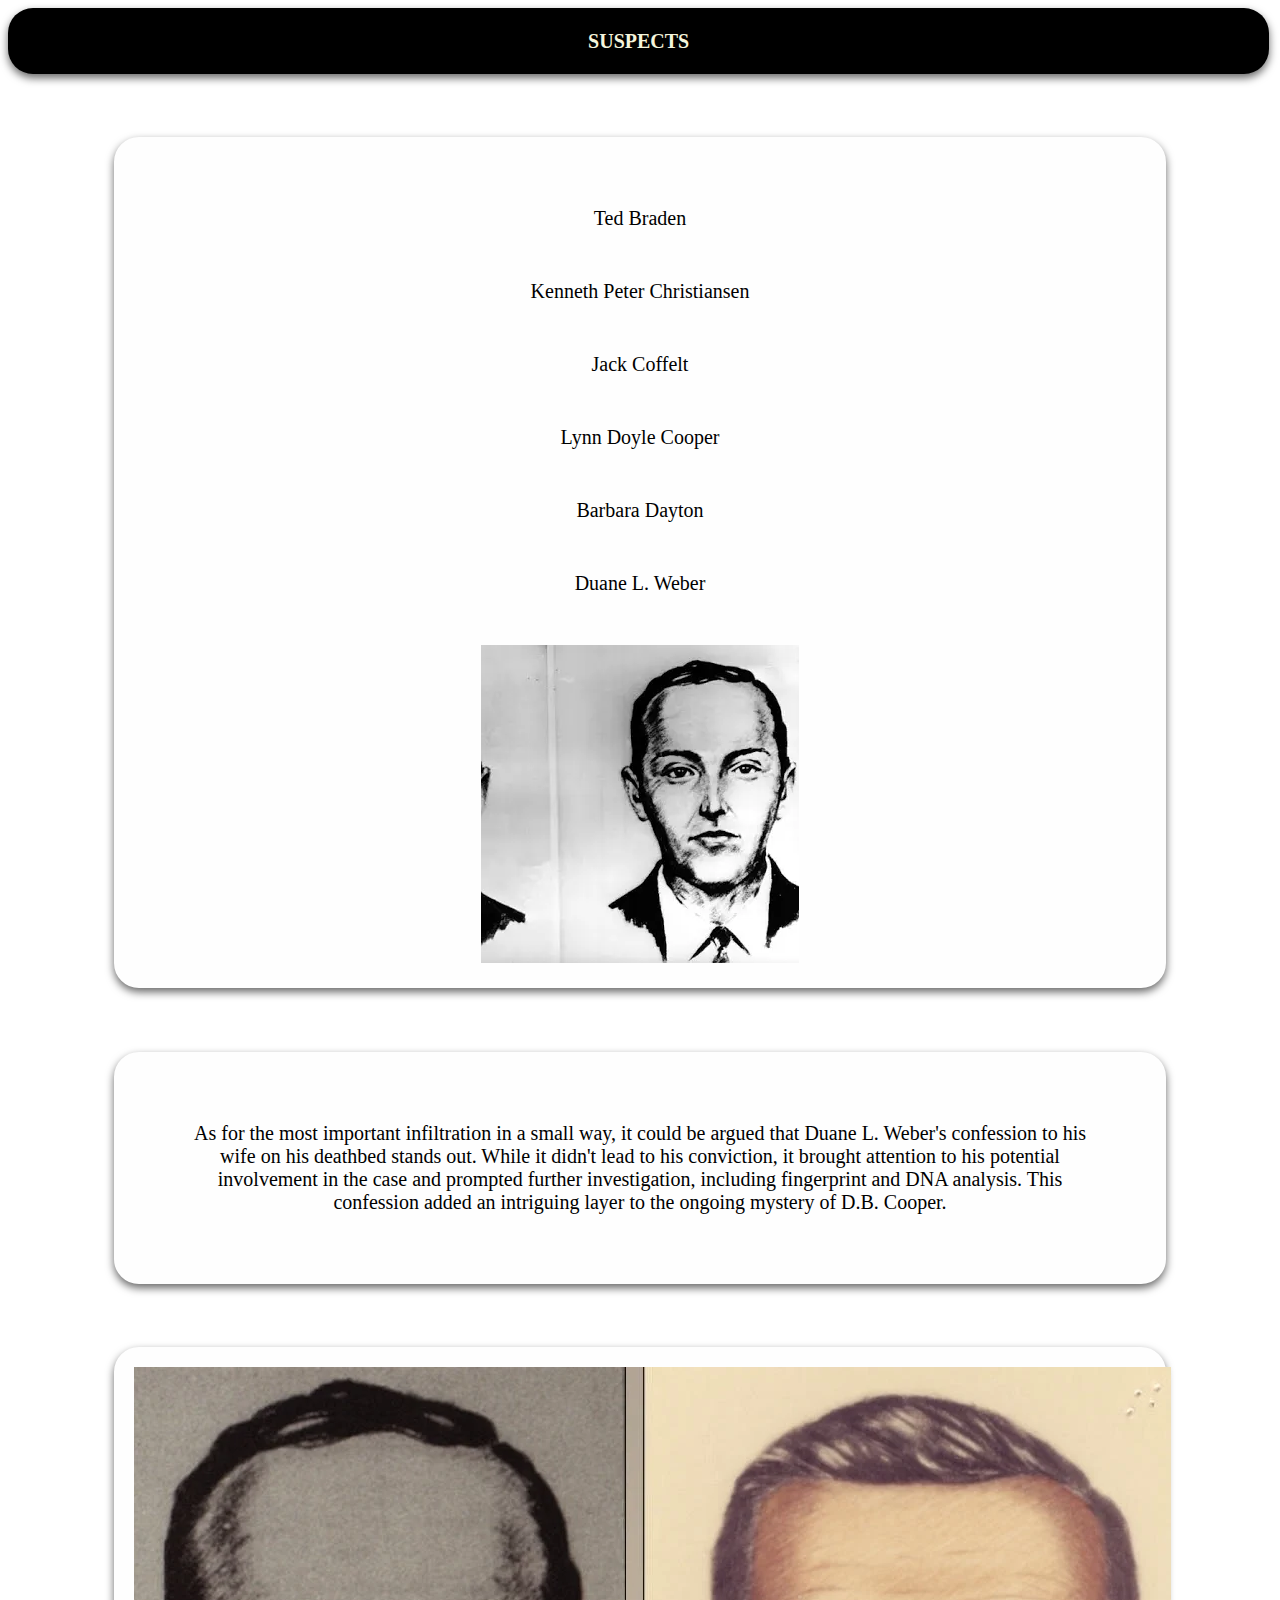
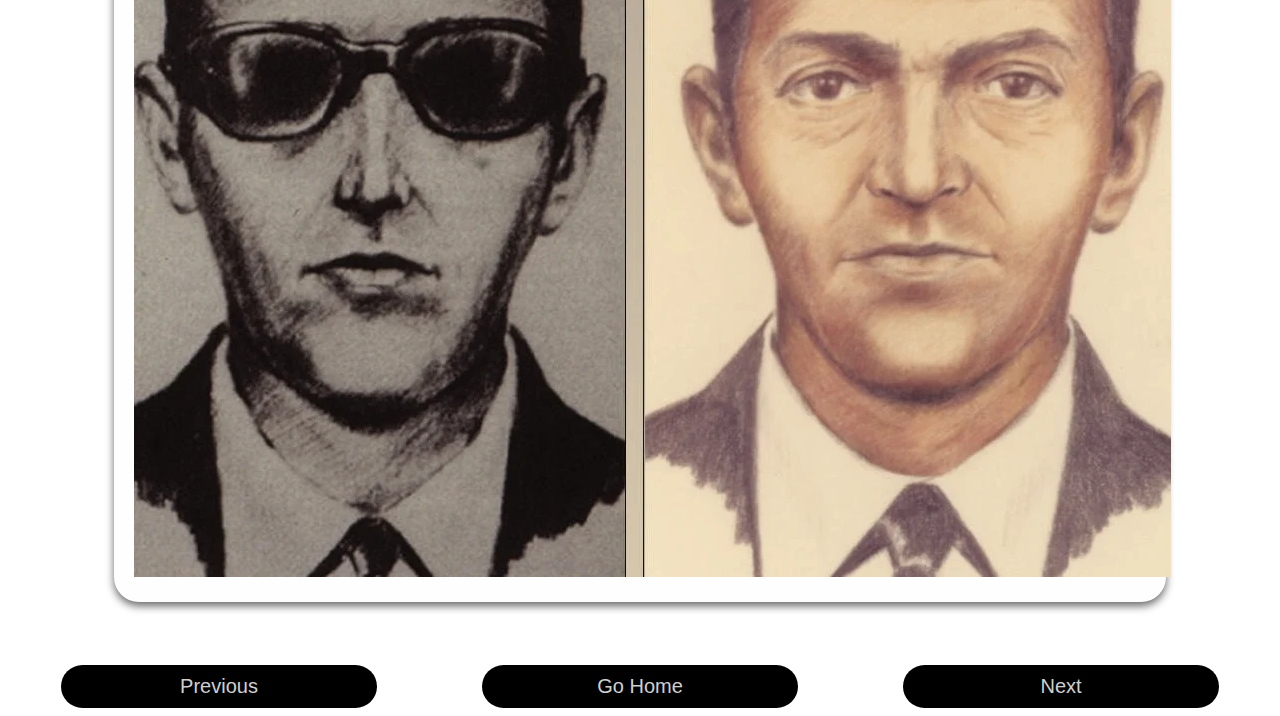
<file: suspect.html>
<!DOCTYPE html>
<html lang="en">
<head>
    <meta charset="UTF-8">
    <link rel="stylesheet" type="text/css" href="index.css">
    <link rel="shortcut icon" type="image/png" href="photo.png">

    <meta name="viewport" content="width=device-width, initial-scale=1.0">
    <title>THE SUSPECTS</title>
</head>
<body>
    
    <div class="header">
        <h2 style="text-align: center;"><b>SUSPECTS</b></h2>
    </div>
        <div class="p1">
    <p>Ted Braden</p>
    <p>Kenneth Peter Christiansen</p>
    <p>Jack Coffelt</p>
    <p>Lynn Doyle Cooper</p>
    <p>Barbara Dayton</p>
    <p>Duane L. Weber</p>
            <img src="db.webp">

    </div>
    <div class="p2">
    <p>As for the most important infiltration in a small way, it could be argued that Duane L. Weber's confession to his wife on his deathbed stands out. While it didn't lead to his conviction, it brought attention to his potential involvement in the case and prompted further investigation, including fingerprint and DNA analysis. This confession added an intriguing layer to the ongoing mystery of D.B. Cooper.</p>
    </div>

    </div>
    <div class="p3">
<img src="cooper.WEBP">

    </div>

    
    <footer>
        <div class="botom-buttons">
            <button id="home"><a href="invest.html">Previous</a></button>

            <button id="home"><a href="index.html">Go Home</a></button>

            <button id="home"><a href="aftermath.html">Next</a></button>

        </div>
    </footer>
</body>
</html>
</file>
<file: index1.css>
.header {
    text-align:center;
    color: beige;
    background-color: black;
    height: 100%;
    top: 0%;
    padding: 5px;
    width: 99%;
    border-radius: 25px;
    box-shadow: 0 4px 8px 0 rgba(0, 0, 0, 0.596);

  }

  .header2 {
    text-align:center;
    color: beige;
    background-color: black;
    height: 100%;
    top: 0%;
    padding: 5px;
    width: 99%;
    border-radius: 25px;
    box-shadow: 0 4px 8px 0 rgba(0, 0, 0, 0.596);

  }

 /* 
footer button{
  border:none;
  width: fit-content;
  height: fit-content;
   border-radius: 25px;
  cursor: pointer;
  padding: 10px 50px;
  width:25%;
  color:white;
  background-color: black;
  margin: auto ;
  margin-right: 50px;
  margin-left: 50px;
}

*/


.botom-buttons{
  text-align: center;
}

a:link{
    color: #000000d2;
      text-decoration: none;}

/* visited link */
a:visited {
    color: #000000d2;
      text-decoration: none;}

/* mouse over link */
a:hover {
    color: #000000d2;
      text-decoration: none;
}

/* selected link */
a:active {
  color: #000000d2;
  text-decoration: none;}



.p1, .p2, .p3, .p4, .p5, .p6, .p7 {
  flex: auto;
  flex-wrap: wrap;
  text-align: center;
  border-radius: 25px;
  box-shadow: 0 4px 8px 0 rgba(0, 0, 0, 0.596);
  background-color: #fefefe;
    margin: 2% auto 2% auto; /* 5% from the top, 15% from the bottom and centered */
    border: 5px solid #fefefe;
    width: 80%; 
    font-weight: 1000px;

}

*{
    font-style: Tahoma, Verdana, sans-serif;
    font-size: 30px;

}

.p1 p, .p2 p, .p3 p, .p4 p, .p5 p, .p6 p, .p7 p{
  margin: 50px;
}

::-webkit-scrollbar {
  width: 15px;}

::-webkit-scrollbar-track {
  box-shadow: inset 0 0 5px rgb(141, 141, 141);
  border-radius: 10px;}

::-webkit-scrollbar-thumb {
  border-radius: 10px;
  background: rgb(0, 0, 0);}

::-webkit-scrollbar-thumb:hover {
  background: rgba(0, 0, 0, 0.863);}
</file>
<file: index.css>
.header {
    text-align:center;
    color: beige;
    background-color: black;
    height: 100%;
    top: 0%;
    padding: 5px;
    width: 99%;
    border-radius: 25px;
    box-shadow: 0 4px 8px 0 rgba(0, 0, 0, 0.596);
    font-size: 30px;

  }

  
.header h1{
  font-size: 50px;

}

*{
  font-style: Tahoma, Verdana, sans-serif;
  font-size: 20px;

}

  
footer button{
  border:none;
  width: fit-content;
  height: fit-content;
   border-radius: 25px;
  cursor: pointer;
  padding: 10px 50px;
  width:25%;
  color:white;
  background-color: black;
  margin: auto ;
  margin-right: 50px;
  margin-left: 50px;
}



footer {
 /* position: fixed;*/
  left: 0;
  bottom: 0;
  width: 100%;
  background-color: none;
  color: white;
  text-align: center;

}


.botom-buttons{
  text-align: center;
}

a:link{
  color: #ffffffd2;
  text-decoration: none;}

/* visited link */
a:visited {
  color: #ffffff;
  text-decoration: none;}

/* mouse over link */
a:hover {
  color: rgba(36, 36, 36, 0.808);
  text-decoration: none;
}

/* selected link */
a:active {
  color: #ffffff;
  text-decoration: none;}



.p1, .p2, .p3, .p4, .p5, .p6, .p7 , .p8{
  flex: auto;
  flex-wrap: wrap;
  text-align: center;
  border-radius: 25px;
  box-shadow: 0 4px 8px 0 rgba(0, 0, 0, 0.596);
  background-color: #fefefe;
    margin: 5% auto 5% auto; /* 5% from the top, 15% from the bottom and centered */
    border: 20px solid #fefefe;
    width: 80%; 
}


.p1 p, .p2 p, .p3 p, .p4 p, .p5 p, .p6 p, .p7 p, .p8 p{
  margin: 50px;
}

::-webkit-scrollbar {
  width: 15px;}

::-webkit-scrollbar-track {
  box-shadow: inset 0 0 5px rgb(141, 141, 141);
  border-radius: 10px;}

::-webkit-scrollbar-thumb {
  border-radius: 10px;
  background: rgb(0, 0, 0);}

::-webkit-scrollbar-thumb:hover {
  background: rgba(0, 0, 0, 0.863);}
</file>
